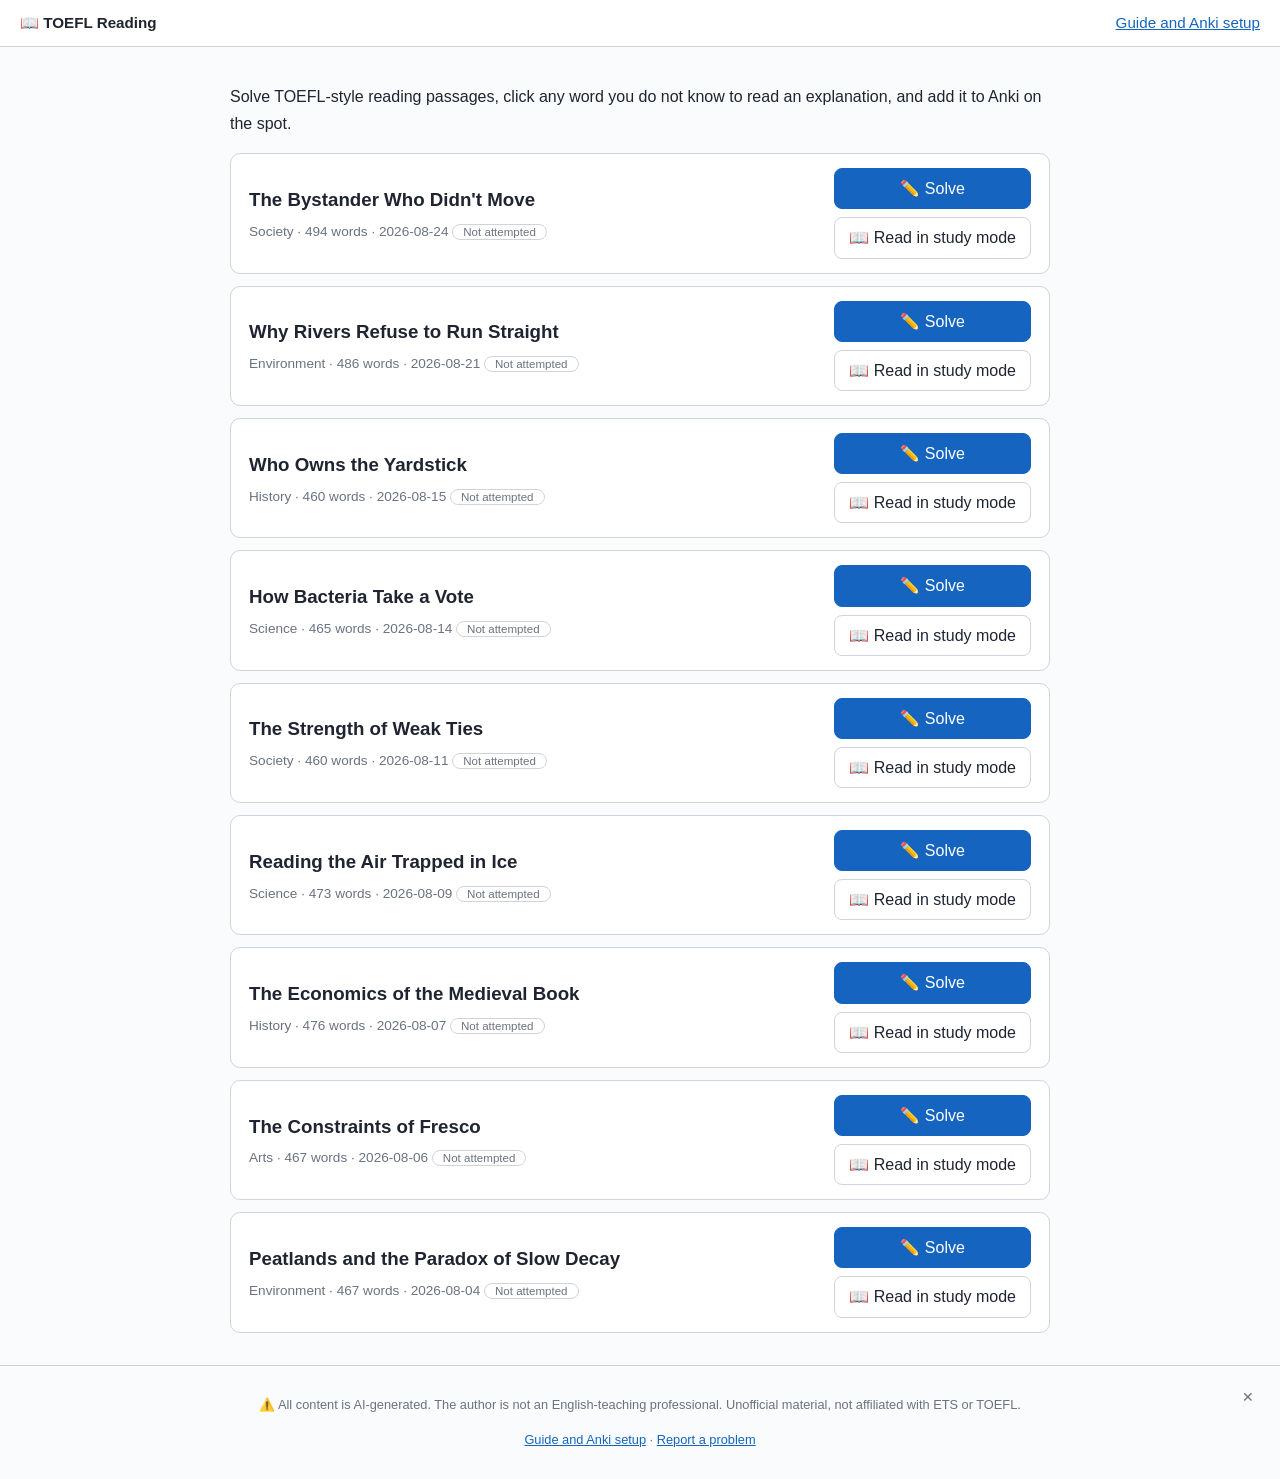
<file: docs/index.html>
<!DOCTYPE html>
<html lang="en">
<head>
  <meta charset="utf-8">
  <meta name="viewport" content="width=device-width, initial-scale=1">
  <title>TOEFL Reading — read, look up, send to Anki</title>
  <link rel="stylesheet" href="css/style.css">
</head>
<body>
  <header class="site-header">
    <a class="brand" href="index.html">📖 TOEFL Reading</a>
    <a href="guide.html">Guide and Anki setup</a>
  </header>
  <main class="page">
    <p>Solve TOEFL-style reading passages, click any word you do not know to read an explanation, and add it to Anki on the spot.</p>
    <div id="passage-list"><p class="hint">Loading…</p></div>
  </main>
  <footer class="site-footer">
    <p>⚠️ All content is AI-generated. The author is not an English-teaching professional. Unofficial material, not affiliated with ETS or TOEFL.</p>
    <p><a href="guide.html">Guide and Anki setup</a> · <a href="guide.html#report">Report a problem</a></p>
  </footer>
  <script src="js/escape.js"></script>
  <script src="js/textmatch.js"></script>
  <script src="js/footer.js"></script>
  <script src="js/store.web.js"></script>
  <script>window.READER_URL = "reader.html";</script>
  <script src="js/app.js"></script>
</body>
</html>
</file>
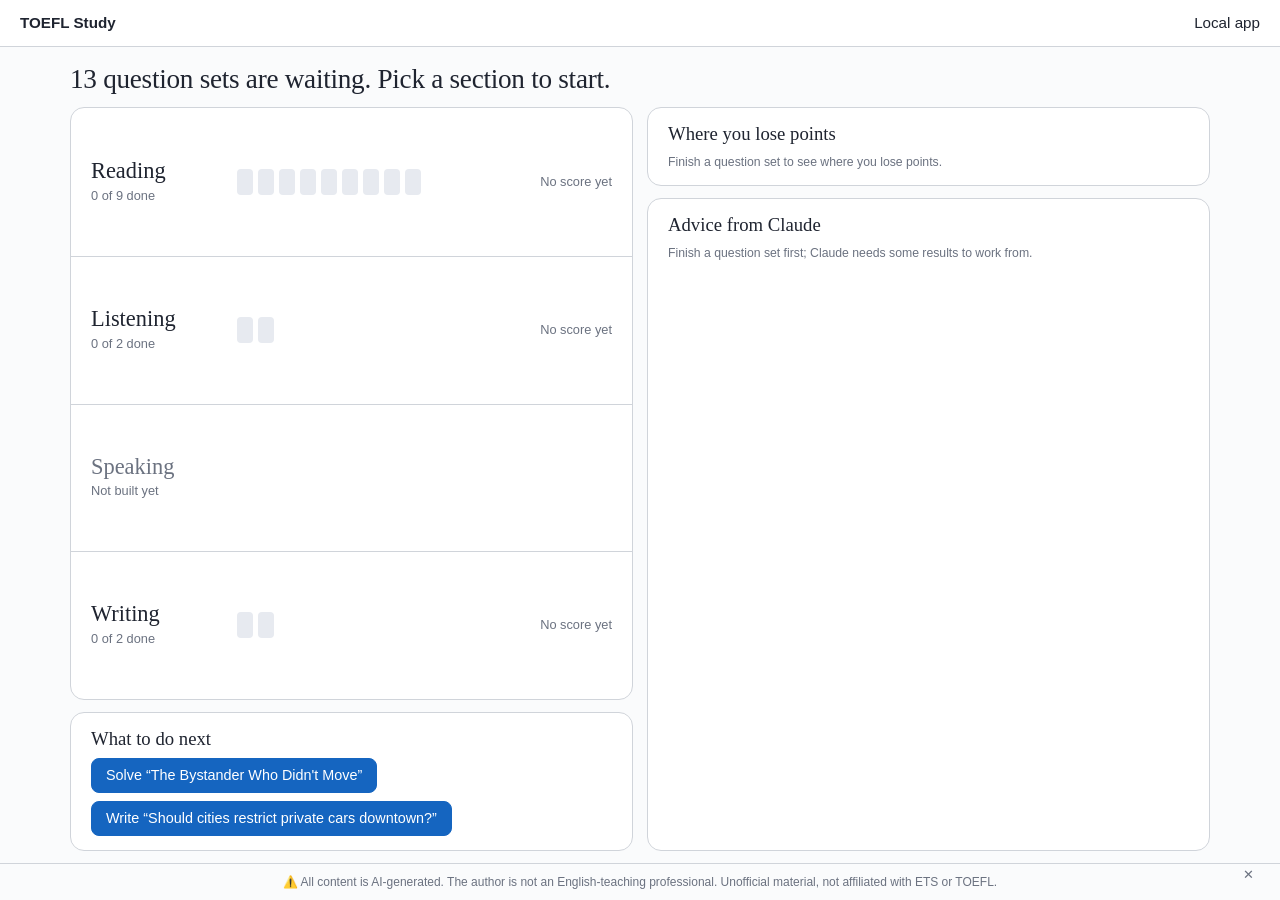
<file: app/ui/index.html>
<!DOCTYPE html>
<html lang="en">
<head>
  <meta charset="utf-8">
  <title>TOEFL Study</title>
  <link rel="stylesheet" href="../../docs/css/style.css">
</head>
<body class="dashboard-page">
  <header class="site-header">
    <a class="brand" href="index.html">TOEFL Study</a>
    <span>Local app</span>
  </header>
  <main class="page dashboard">
    <h1 id="dash-headline" class="dash-headline">Loading…</h1>
    <div class="dash-column">
      <div id="skill-rows" class="sheet"></div>
      <section id="analysis-next" class="panel"></section>
    </div>
    <div class="dash-column">
      <section id="analysis-breakdown" class="panel"></section>
      <section id="ai-advice" class="panel fill"></section>
    </div>
  </main>
  <footer class="site-footer">
    <p>⚠️ All content is AI-generated. The author is not an English-teaching professional. Unofficial material, not affiliated with ETS or TOEFL.</p>
  </footer>
  <script src="../../docs/js/escape.js"></script>
  <script src="../../docs/js/footer.js"></script>
  <script src="js/native-ipc-shim.js"></script>
  <script src="js/store.native.js"></script>
  <script src="js/listening.native.js"></script>
  <script src="js/essays.native.js"></script>
  <script>window.DATA_BASE = "../../docs/";</script>
  <script src="js/advisor.native.js"></script>
  <script src="js/records.js"></script>
  <script src="js/analysis.js"></script>
  <script src="js/dashboard.js"></script>
</body>
</html>
</file>
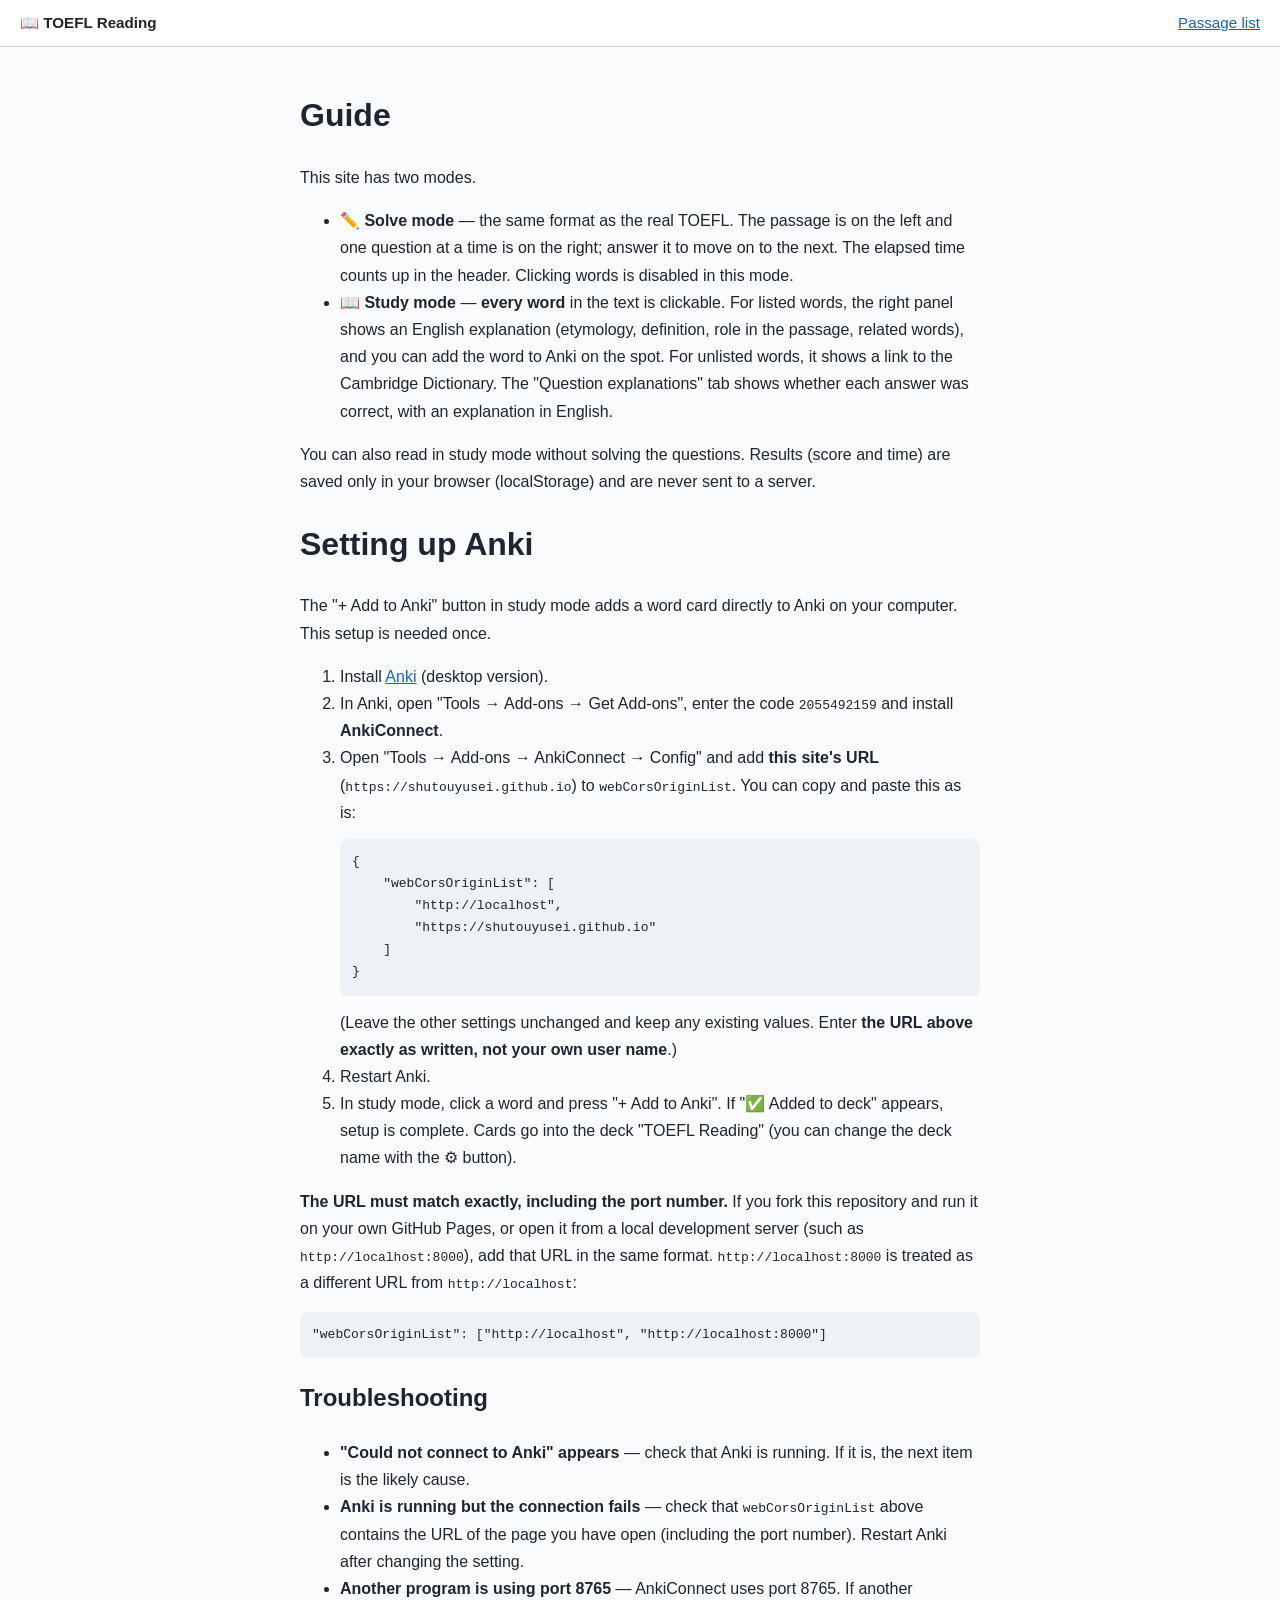
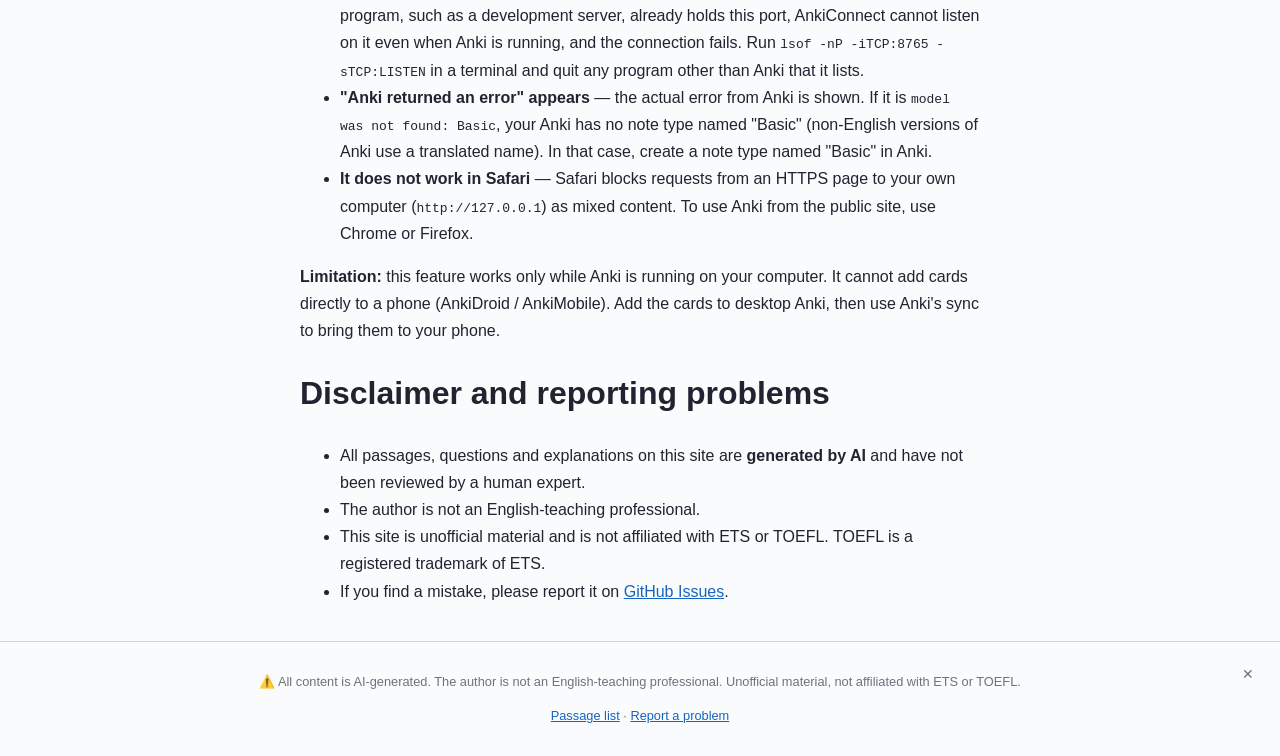
<file: docs/guide.html>
<!DOCTYPE html>
<html lang="en">
<head>
  <meta charset="utf-8">
  <meta name="viewport" content="width=device-width, initial-scale=1">
  <title>Guide and Anki setup — TOEFL Reading</title>
  <link rel="stylesheet" href="css/style.css">
</head>
<body>
  <header class="site-header">
    <a class="brand" href="index.html">📖 TOEFL Reading</a>
    <a href="index.html">Passage list</a>
  </header>
  <main class="prose">
    <h1>Guide</h1>
    <p>This site has two modes.</p>
    <ul>
      <li><b>✏️ Solve mode</b> — the same format as the real TOEFL. The passage is on the left and one question at a time is on the right; answer it to move on to the next. The elapsed time counts up in the header. Clicking words is disabled in this mode.</li>
      <li><b>📖 Study mode</b> — <b>every word</b> in the text is clickable. For listed words, the right panel shows an English explanation (etymology, definition, role in the passage, related words), and you can add the word to Anki on the spot. For unlisted words, it shows a link to the Cambridge Dictionary. The "Question explanations" tab shows whether each answer was correct, with an explanation in English.</li>
    </ul>
    <p>You can also read in study mode without solving the questions. Results (score and time) are saved only in your browser (localStorage) and are never sent to a server.</p>

    <h1 id="anki">Setting up Anki</h1>
    <p>The "+ Add to Anki" button in study mode adds a word card directly to Anki on your computer. This setup is needed once.</p>
    <ol>
      <li>Install <a href="https://apps.ankiweb.net/" target="_blank" rel="noopener">Anki</a> (desktop version).</li>
      <li>In Anki, open "Tools → Add-ons → Get Add-ons", enter the code <code>2055492159</code> and install <b>AnkiConnect</b>.</li>
      <li>Open "Tools → Add-ons → AnkiConnect → Config" and add <b>this site's URL</b> (<code>https://shutouyusei.github.io</code>) to <code>webCorsOriginList</code>. You can copy and paste this as is:
<pre>{
    "webCorsOriginList": [
        "http://localhost",
        "https://shutouyusei.github.io"
    ]
}</pre>
      (Leave the other settings unchanged and keep any existing values. Enter <b>the URL above exactly as written, not your own user name</b>.)</li>
      <li>Restart Anki.</li>
      <li>In study mode, click a word and press "+ Add to Anki". If "✅ Added to deck" appears, setup is complete. Cards go into the deck "TOEFL Reading" (you can change the deck name with the ⚙ button).</li>
    </ol>
    <p><b>The URL must match exactly, including the port number.</b> If you fork this repository and run it on your own GitHub Pages, or open it from a local development server (such as <code>http://localhost:8000</code>), add that URL in the same format. <code>http://localhost:8000</code> is treated as a different URL from <code>http://localhost</code>:
<pre>"webCorsOriginList": ["http://localhost", "http://localhost:8000"]</pre></p>

    <h2>Troubleshooting</h2>
    <ul>
      <li><b>"Could not connect to Anki" appears</b> — check that Anki is running. If it is, the next item is the likely cause.</li>
      <li><b>Anki is running but the connection fails</b> — check that <code>webCorsOriginList</code> above contains the URL of the page you have open (including the port number). Restart Anki after changing the setting.</li>
      <li><b>Another program is using port 8765</b> — AnkiConnect uses port 8765. If another program, such as a development server, already holds this port, AnkiConnect cannot listen on it even when Anki is running, and the connection fails. Run <code>lsof -nP -iTCP:8765 -sTCP:LISTEN</code> in a terminal and quit any program other than Anki that it lists.</li>
      <li><b>"Anki returned an error" appears</b> — the actual error from Anki is shown. If it is <code>model was not found: Basic</code>, your Anki has no note type named "Basic" (non-English versions of Anki use a translated name). In that case, create a note type named "Basic" in Anki.</li>
      <li><b>It does not work in Safari</b> — Safari blocks requests from an HTTPS page to your own computer (<code>http://127.0.0.1</code>) as mixed content. To use Anki from the public site, use Chrome or Firefox.</li>
    </ul>

    <p><b>Limitation:</b> this feature works only while Anki is running on your computer. It cannot add cards directly to a phone (AnkiDroid / AnkiMobile). Add the cards to desktop Anki, then use Anki's sync to bring them to your phone.</p>

    <h1 id="report">Disclaimer and reporting problems</h1>
    <ul>
      <li>All passages, questions and explanations on this site are <b>generated by AI</b> and have not been reviewed by a human expert.</li>
      <li>The author is not an English-teaching professional.</li>
      <li>This site is unofficial material and is not affiliated with ETS or TOEFL. TOEFL is a registered trademark of ETS.</li>
      <li>If you find a mistake, please report it on <a href="https://github.com/shutouyusei/english_reading/issues" target="_blank" rel="noopener">GitHub Issues</a>.</li>
    </ul>
  </main>
  <footer class="site-footer">
    <p>⚠️ All content is AI-generated. The author is not an English-teaching professional. Unofficial material, not affiliated with ETS or TOEFL.</p>
    <p><a href="index.html">Passage list</a> · <a href="#report">Report a problem</a></p>
  </footer>
  <script src="js/footer.js"></script>
</body>
</html>
</file>
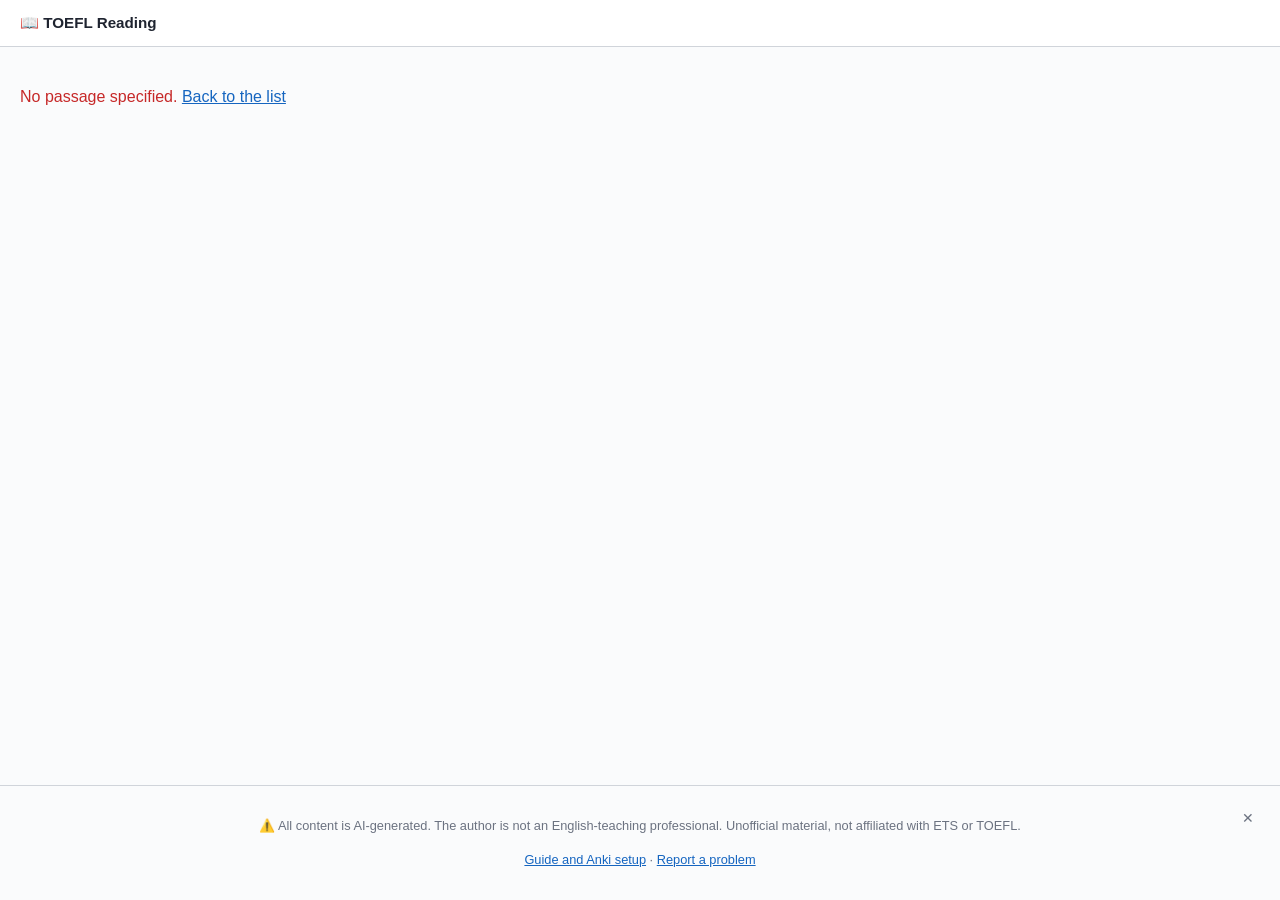
<file: docs/reader.html>
<!DOCTYPE html>
<html lang="en">
<head>
  <meta charset="utf-8">
  <meta name="viewport" content="width=device-width, initial-scale=1">
  <title>Reader — TOEFL Reading</title>
  <link rel="stylesheet" href="css/style.css">
</head>
<body class="reader-page">
  <header class="site-header">
    <a class="brand" href="index.html">📖 TOEFL Reading</a>
    <span id="header-title"></span>
    <span id="header-status"></span>
  </header>
  <main id="reader-main">
    <section id="passage-pane"></section>
    <section id="right-pane"></section>
  </main>
  <footer class="site-footer">
    <p>⚠️ All content is AI-generated. The author is not an English-teaching professional. Unofficial material, not affiliated with ETS or TOEFL.</p>
    <p><a href="guide.html">Guide and Anki setup</a> · <a href="guide.html#report">Report a problem</a></p>
  </footer>
  <div id="modal-root"></div>
  <script src="js/escape.js"></script>
  <script src="js/textmatch.js"></script>
  <script src="js/footer.js"></script>
  <script src="js/store.web.js"></script>
  <script>window.READER_URL = "reader.html";</script>
  <script src="js/anki.js"></script>
  <script src="js/vocab.js"></script>
  <script src="js/reader.js"></script>
</body>
</html>
</file>
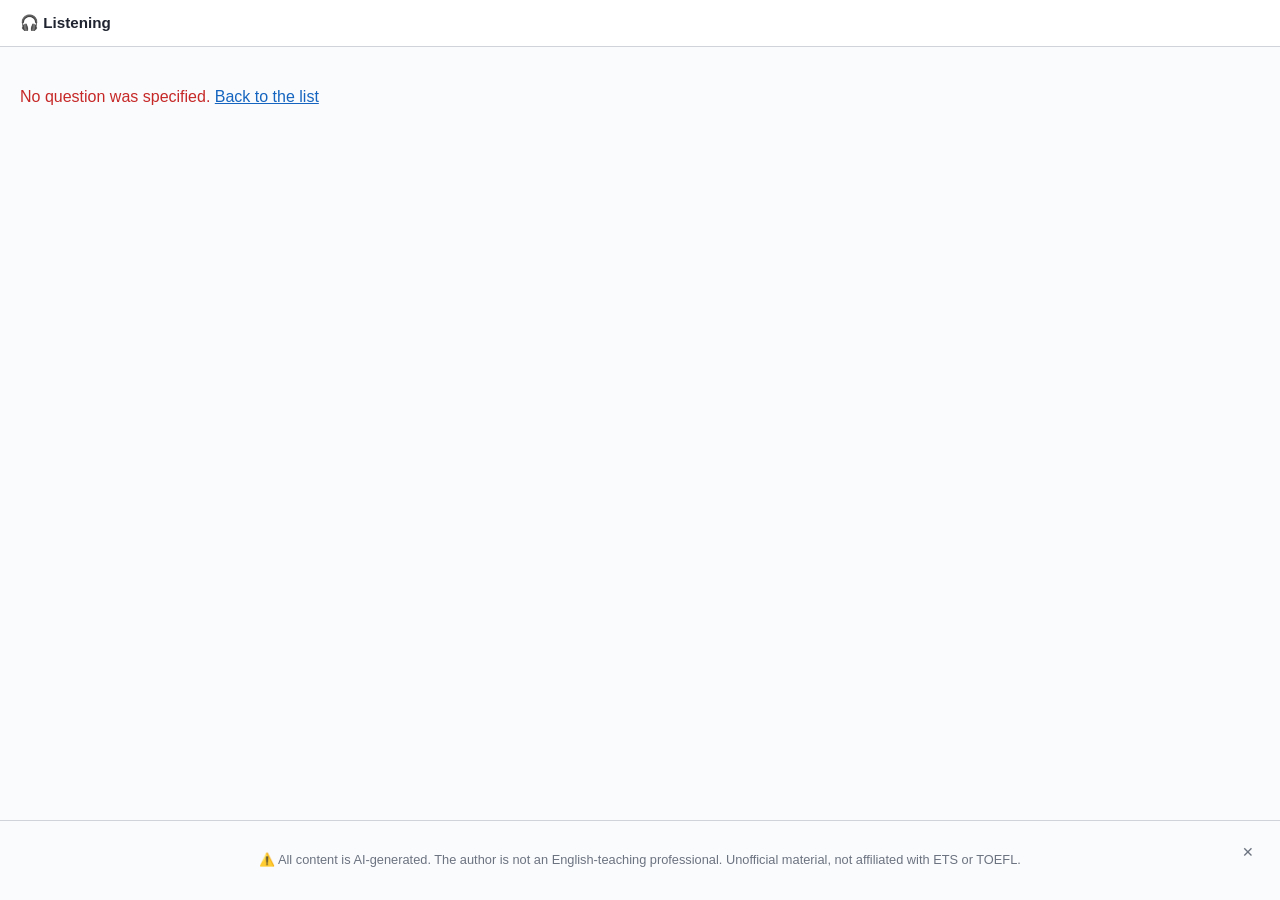
<file: app/ui/listening-player.html>
<!DOCTYPE html>
<html lang="en">
<head>
  <meta charset="utf-8">
  <title>Listening — TOEFL Study</title>
  <link rel="stylesheet" href="../../docs/css/style.css">
</head>
<body class="reader-page">
  <header class="site-header">
    <a class="brand" href="listening.html">🎧 Listening</a>
    <span id="header-title"></span>
    <span id="header-status"></span>
  </header>
  <main id="reader-main">
    <section id="passage-pane"></section>
    <section id="right-pane"></section>
  </main>
  <footer class="site-footer">
    <p>⚠️ All content is AI-generated. The author is not an English-teaching professional. Unofficial material, not affiliated with ETS or TOEFL.</p>
  </footer>
  <div id="modal-root"></div>
  <script src="../../docs/js/escape.js"></script>
  <script src="../../docs/js/textmatch.js"></script>
  <script src="../../docs/js/footer.js"></script>
  <script src="js/native-ipc-shim.js"></script>
  <script src="js/listening.native.js"></script>
  <script src="js/speech.native.js"></script>
  <script>window.DATA_BASE = "../../docs/";</script>
  <script src="js/anki.native.js"></script>
  <script src="../../docs/js/anki.js"></script>
  <script src="../../docs/js/vocab.js"></script>
  <script src="js/listening-player.js"></script>
</body>
</html>
</file>
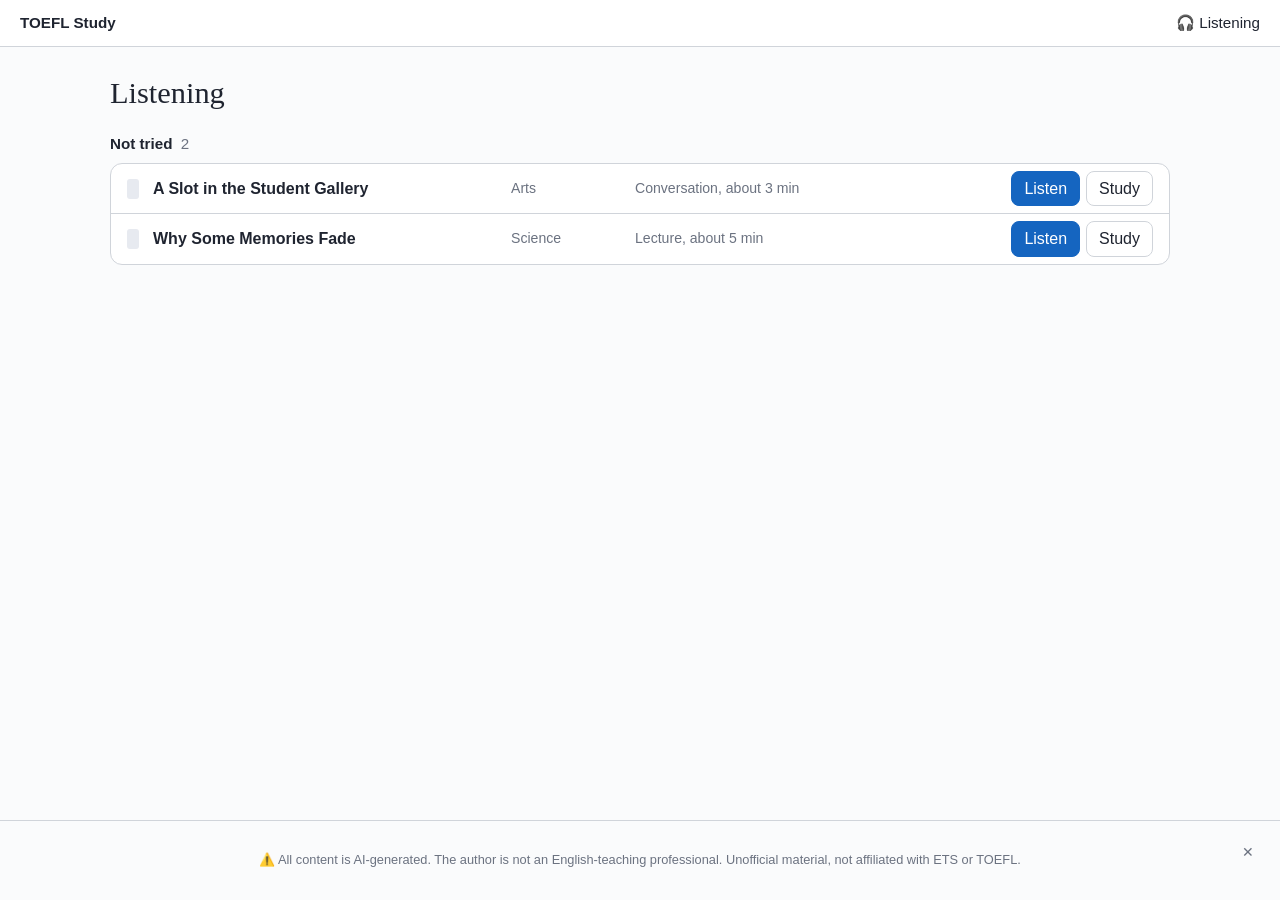
<file: app/ui/listening.html>
<!DOCTYPE html>
<html lang="en">
<head>
  <meta charset="utf-8">
  <title>Listening — TOEFL Study</title>
  <link rel="stylesheet" href="../../docs/css/style.css">
</head>
<body class="skill-listening">
  <header class="site-header">
    <a class="brand" href="index.html">TOEFL Study</a>
    <span>🎧 Listening</span>
  </header>
  <main class="page wide">
    <h1 class="list-title">Listening</h1>
    <div id="problem-list"><p class="hint">Loading…</p></div>
  </main>
  <footer class="site-footer">
    <p>⚠️ All content is AI-generated. The author is not an English-teaching professional. Unofficial material, not affiliated with ETS or TOEFL.</p>
  </footer>
  <script src="../../docs/js/escape.js"></script>
  <script src="../../docs/js/footer.js"></script>
  <script src="js/native-ipc-shim.js"></script>
  <script src="js/listening.native.js"></script>
  <script>window.DATA_BASE = "../../docs/";</script>
  <script src="js/records.js"></script>
  <script src="js/problem-list.js"></script>
  <script src="js/listening-list.js"></script>
</body>
</html>
</file>
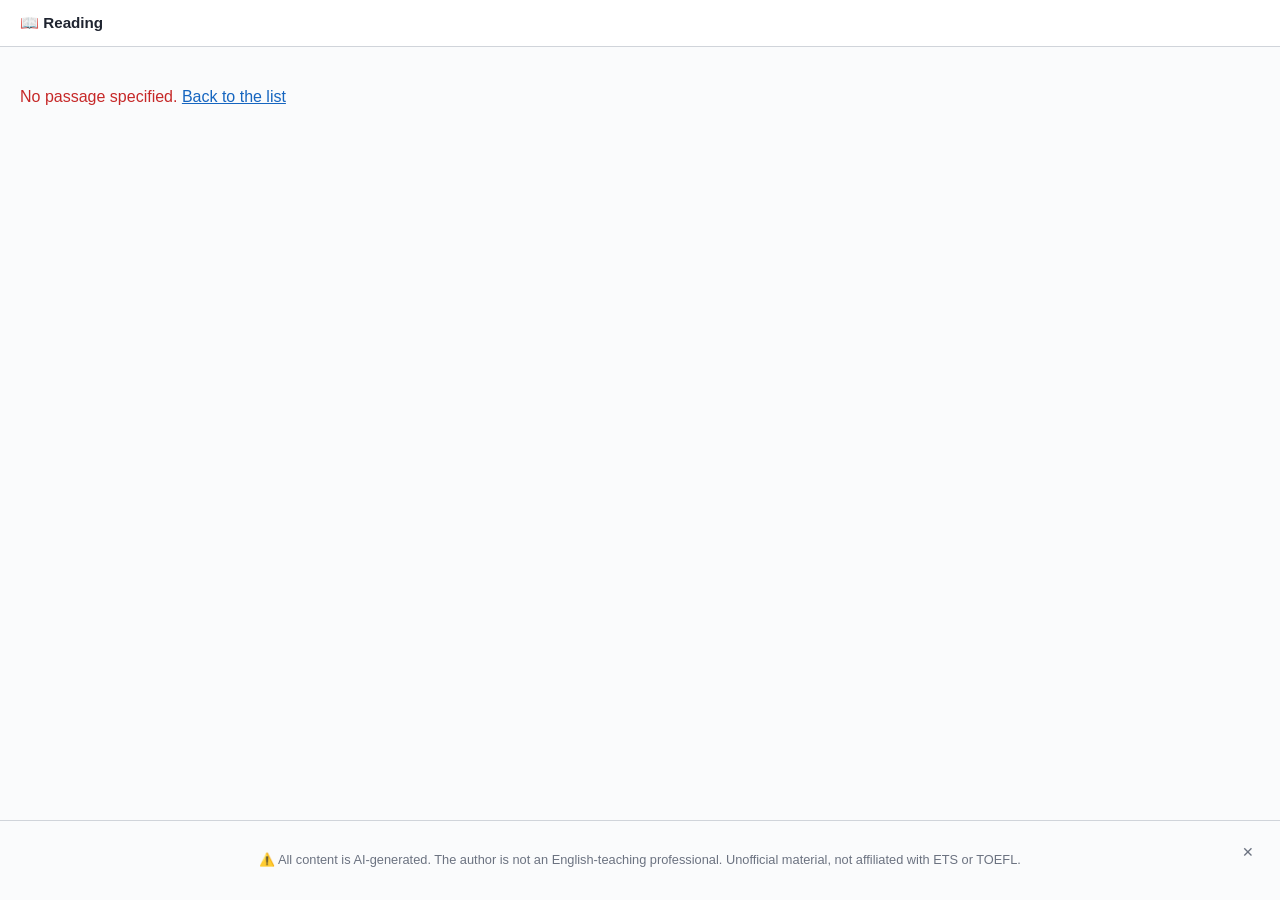
<file: app/ui/reader.html>
<!DOCTYPE html>
<html lang="en">
<head>
  <meta charset="utf-8">
  <title>Reader — TOEFL Study</title>
  <link rel="stylesheet" href="../../docs/css/style.css">
</head>
<body class="reader-page">
  <header class="site-header">
    <a class="brand" href="reading.html">📖 Reading</a>
    <span id="header-title"></span>
    <span id="header-status"></span>
  </header>
  <main id="reader-main">
    <section id="passage-pane"></section>
    <section id="right-pane"></section>
  </main>
  <footer class="site-footer">
    <p>⚠️ All content is AI-generated. The author is not an English-teaching professional. Unofficial material, not affiliated with ETS or TOEFL.</p>
  </footer>
  <div id="modal-root"></div>
  <script src="../../docs/js/escape.js"></script>
  <script src="../../docs/js/textmatch.js"></script>
  <script src="../../docs/js/footer.js"></script>
  <script src="js/native-ipc-shim.js"></script>
  <script src="js/store.native.js"></script>
  <script>
    window.READER_URL = "reader.html";
    window.DATA_BASE = "../../docs/";
  </script>
  <script src="js/anki.native.js"></script>
  <script src="../../docs/js/anki.js"></script>
  <script src="../../docs/js/vocab.js"></script>
  <script src="../../docs/js/reader.js"></script>
</body>
</html>
</file>
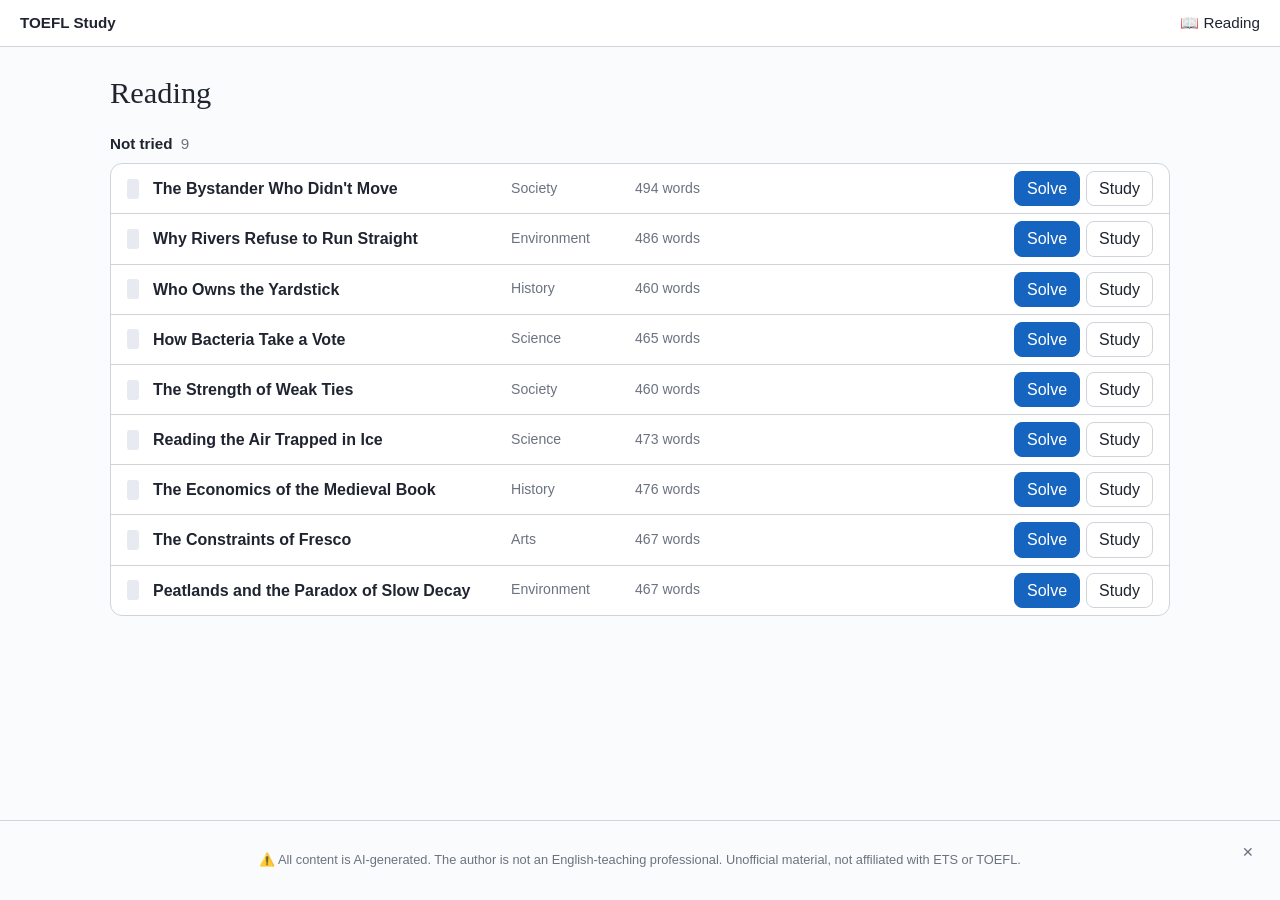
<file: app/ui/reading.html>
<!DOCTYPE html>
<html lang="en">
<head>
  <meta charset="utf-8">
  <title>Reading — TOEFL Study</title>
  <link rel="stylesheet" href="../../docs/css/style.css">
</head>
<body class="skill-reading">
  <header class="site-header">
    <a class="brand" href="index.html">TOEFL Study</a>
    <span>📖 Reading</span>
  </header>
  <main class="page wide">
    <h1 class="list-title">Reading</h1>
    <div id="problem-list"><p class="hint">Loading…</p></div>
  </main>
  <footer class="site-footer">
    <p>⚠️ All content is AI-generated. The author is not an English-teaching professional. Unofficial material, not affiliated with ETS or TOEFL.</p>
  </footer>
  <script src="../../docs/js/escape.js"></script>
  <script src="../../docs/js/footer.js"></script>
  <script src="js/native-ipc-shim.js"></script>
  <script src="js/store.native.js"></script>
  <script>window.DATA_BASE = "../../docs/";</script>
  <script src="js/records.js"></script>
  <script src="js/problem-list.js"></script>
  <script src="js/reading-list.js"></script>
</body>
</html>
</file>
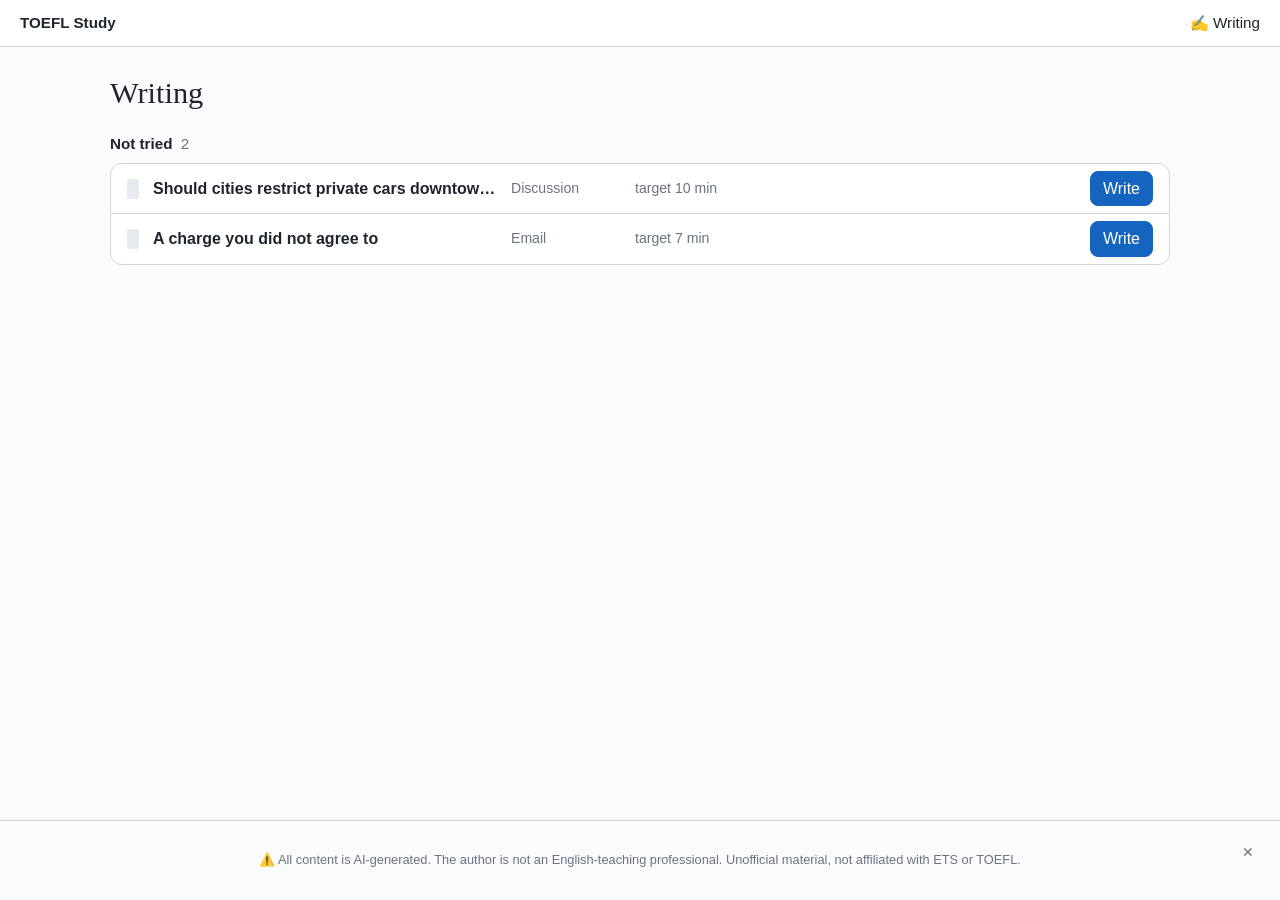
<file: app/ui/writing.html>
<!DOCTYPE html>
<html lang="en">
<head>
  <meta charset="utf-8">
  <title>Writing — TOEFL Study</title>
  <link rel="stylesheet" href="../../docs/css/style.css">
</head>
<body class="skill-writing">
  <header class="site-header">
    <a class="brand" href="index.html">TOEFL Study</a>
    <span>✍️ Writing</span>
  </header>
  <main class="page wide">
    <h1 class="list-title">Writing</h1>
    <div id="problem-list"><p class="hint">Loading…</p></div>
  </main>
  <footer class="site-footer">
    <p>⚠️ All content is AI-generated. The author is not an English-teaching professional. Unofficial material, not affiliated with ETS or TOEFL.</p>
  </footer>
  <script src="../../docs/js/escape.js"></script>
  <script src="../../docs/js/footer.js"></script>
  <script src="js/native-ipc-shim.js"></script>
  <script src="js/essays.native.js"></script>
  <script>window.DATA_BASE = "../../docs/";</script>
  <script src="js/records.js"></script>
  <script src="js/problem-list.js"></script>
  <script src="js/writing-list.js"></script>
</body>
</html>
</file>
<file: docs/css/style.css>
:root {
  --accent: #1565c0;
  --accent-green: #2e7d32;
  --danger: #c62828;
  --border: #d0d4da;
  --bg: #fafbfc;
  --text: #1f2430;
  --muted: #6b7280;
}
* { box-sizing: border-box; }
body {
  margin: 0;
  font-family: -apple-system, BlinkMacSystemFont, "Hiragino Sans", "Noto Sans JP", sans-serif;
  color: var(--text);
  background: var(--bg);
  line-height: 1.7;
  /* Let the content area follow the actual header and footer heights (no fixed values) */
  display: flex;
  flex-direction: column;
  min-height: 100vh;
}
/* Only the reader page is fixed to the viewport height. min-height alone is not an upper
   bound: #reader-main grows to fit its content and the panes' overflow never kicks in. */
body.reader-page { height: 100vh; overflow: hidden; }
a { color: var(--accent); }

.site-header {
  display: flex; justify-content: space-between; align-items: center; gap: 12px;
  padding: 10px 20px; border-bottom: 1px solid var(--border); background: #fff;
  font-size: .95em;
}
.site-header .brand { font-weight: 700; color: var(--text); text-decoration: none; }
.site-footer {
  padding: 16px 20px; border-top: 1px solid var(--border);
  font-size: .8em; color: var(--muted); text-align: center;
}
/* Collapsing of the disclaimer footer (built by js/footer.js) */
.footer-full { position: relative; }
.footer-toggle {
  position: absolute; top: -6px; right: 0;
  border: none; background: none; color: var(--muted);
  padding: 2px 6px; font-size: 1.1em; line-height: 1; cursor: pointer;
}
.footer-toggle:hover { color: var(--text); }
.footer-mini { margin: 0; }
.footer-expand {
  border: none; background: none; padding: 0;
  font: inherit; color: inherit; cursor: pointer;
  text-decoration: underline dotted;
}
.footer-expand:hover { color: var(--text); }
.site-footer.collapsed .footer-full { display: none; }
.site-footer:not(.collapsed) .footer-mini { display: none; }

/* List and guide pages */
.page { max-width: 860px; margin: 0 auto; padding: 20px; flex: 1; width: 100%; }
.prose { max-width: 720px; margin: 0 auto; padding: 20px; flex: 1; width: 100%; }
.prose pre { background: #eef1f5; padding: 12px; border-radius: 8px; overflow-x: auto; }
.card {
  display: flex; justify-content: space-between; align-items: center; gap: 16px;
  background: #fff; border: 1px solid var(--border); border-radius: 10px;
  padding: 14px 18px; margin-bottom: 12px;
}
.card h3 { margin: 0 0 4px; }
.card .meta { margin: 0; font-size: .85em; color: var(--muted); }
.card-actions { display: flex; flex-direction: column; gap: 8px; flex-shrink: 0; }
.badge { border: 1px solid var(--border); border-radius: 12px; padding: 1px 10px; font-size: .85em; }
.badge.done { border-color: var(--accent-green); color: var(--accent-green); }

.button, button {
  font: inherit; padding: 6px 14px; border-radius: 8px; border: 1px solid var(--border);
  background: #fff; color: var(--text); cursor: pointer;
  text-decoration: none; text-align: center; display: inline-block;
}
.button.primary, button.primary { background: var(--accent); border-color: var(--accent); color: #fff; }
button.anki { background: var(--accent-green); border-color: var(--accent-green); color: #fff; }
button:disabled { opacity: .4; cursor: not-allowed; }

/* Reader: left/right split */
#reader-main { display: flex; flex: 1; min-height: 0; }
#passage-pane, #prompt-pane {
  flex: 1.2; padding: 18px 24px; border-right: 1px solid var(--border);
  overflow-y: auto; background: #fff; min-height: 0;
}
#right-pane { flex: 1; overflow-y: auto; min-height: 0; }
mark { background: rgba(21, 101, 192, .25); padding: 0 2px; }

/* Solve mode */
.question-card { padding: 18px 20px; }
.choices { display: flex; flex-direction: column; gap: 8px; margin: 12px 0; }
.choice { text-align: left; }
.choice.selected { border-color: var(--accent); background: rgba(21, 101, 192, .08); }
.nav-row { display: flex; justify-content: space-between; margin-top: 16px; }
.result-card { padding: 30px 20px; text-align: center; }
.result-card .score { font-size: 1.8em; font-weight: 700; margin: 0 0 8px; }

/* Study mode */
.w { cursor: pointer; }
.w:hover { text-decoration: underline; }
.w.vocab-word { border-bottom: 1px dotted rgba(46, 125, 50, .75); }
/* Speaker names in a script. Telling them apart from the text is enough: color only. */
.speaker { color: var(--muted); }
.w.active { outline: 2px solid var(--accent-green); background: rgba(46, 125, 50, .3); }
.tabs { display: flex; border-bottom: 1px solid var(--border); }
.tab { flex: 1; border: none; border-radius: 0; background: none; padding: 10px; color: var(--muted); }
.tab.on { font-weight: 700; color: var(--text); border-bottom: 2px solid var(--accent-green); }
#panel-body { padding: 14px 18px; font-size: .95em; }
#panel-body p { margin: 2px 0 6px; }
.label {
  font-size: .72em; text-transform: uppercase; letter-spacing: .05em;
  color: var(--muted); margin-top: 10px;
}
.word { margin: 0 0 6px; font-size: 1.2em; }

/* Listening playback screen. There is no body text, so center it. */
.audio-stage { padding: 40px 20px; text-align: center; }
.audio-stage audio { display: none; }

/* Audio bar in review mode. Pinned above the script so it stays reachable while scrolling. */
.review-audio {
  position: sticky; top: 0; z-index: 1;
  background: #fff; border-bottom: 1px solid var(--border);
  padding: 8px 0; margin-bottom: 8px;
}
.review-audio audio { width: 100%; }

.btn-row { display: flex; gap: 8px; align-items: center; margin-top: 12px; }
.hint { color: var(--muted); font-size: .85em; }
.error { color: var(--danger); padding: 20px; }
.quiz-review { border: 1px solid var(--border); border-radius: 8px; padding: 10px 12px; margin-bottom: 10px; }
.quiz-review.ok { border-left: 3px solid var(--accent-green); }
.quiz-review.ng { border-left: 3px solid var(--danger); }
.explanation { color: var(--muted); font-size: .9em; }

.modal-backdrop {
  position: fixed; inset: 0; background: rgba(0, 0, 0, .4);
  display: flex; align-items: center; justify-content: center;
}
.modal { background: #fff; border-radius: 10px; padding: 20px 24px; min-width: 280px; }
.modal input {
  font: inherit; padding: 6px 8px; border: 1px solid var(--border);
  border-radius: 6px; width: 100%;
}

@media (max-width: 800px) {
  /* When stacked vertically, scroll the whole page instead of each pane separately */
  body.reader-page { height: auto; overflow: visible; }
  #reader-main { flex-direction: column; flex: none; }
  #passage-pane, #prompt-pane, #right-pane { overflow-y: visible; }
  #passage-pane, #prompt-pane { border-right: none; border-bottom: 1px solid var(--border); }
  .card { flex-direction: column; align-items: stretch; }
}

/* --- Writing --- */
#prompt-pane .post {
  background: #f7f7f5;
  border-left: 3px solid #ccc;
  padding: 12px 16px;
  margin: 12px 0;
}
#prompt-pane .post-professor { border-left-color: #2e7d32; }
#prompt-pane .post-name { font-weight: 600; margin: 0 0 4px; }
.attempts { list-style: none; margin: -6px 0 12px; padding: 0 18px; }
.attempts li { margin: 2px 0; }
#essay-input {
  width: 100%;
  min-height: 320px;
  font: inherit;
  line-height: 1.7;
  padding: 12px;
  border: 1px solid #ccc;
  border-radius: 4px;
  resize: vertical;
}
#timer.over { color: #c62828; font-weight: 600; }
.pane-header {
  display: flex;
  justify-content: space-between;
  align-items: baseline;
}
.grading { padding: 40px 0; text-align: center; }
.criterion { margin: 12px 0; }
.criterion-name { margin: 0 0 2px; }
.correction {
  border-left: 3px solid #e0a800;
  padding: 8px 14px;
  margin: 12px 0;
}
.correction .original { color: #777; text-decoration: line-through; margin: 0; }
.correction .revised { margin: 4px 0; }
.essay-text {
  white-space: pre-wrap;
  background: #f7f7f5;
  padding: 12px;
  border-radius: 4px;
  font: inherit;
  line-height: 1.7;
}

/* Dashboard (app home). Everything fits one window: the page itself never scrolls, and
   a panel scrolls inside itself only when the window is too small for its content.
   Each skill has its own colour, used only for its blocks. */
body.dashboard-page { height: 100vh; overflow: hidden; }
.page.dashboard {
  max-width: 1180px; min-height: 0; padding: 10px 20px 12px;
  display: grid; gap: 12px 14px;
  grid-template-columns: minmax(0, 1fr) minmax(0, 1fr);
  grid-template-rows: auto minmax(0, 1fr);
}
/* Two independent columns, so a tall panel on one side does not stretch the other. */
.dash-column { display: flex; flex-direction: column; gap: 12px; min-height: 0; }
.dash-column > .sheet, .dash-column > .panel.fill { flex: 1 1 0; }
.dash-column > .panel { flex: 0 0 auto; }
body.dashboard-page .site-footer { padding: 4px 20px; font-size: .75em; }
body.dashboard-page .site-footer p { margin: 4px 0; }
.dash-headline {
  grid-column: 1 / -1;
  font-family: "Iowan Old Style", "Palatino Linotype", Palatino, Georgia, serif;
  font-size: 1.7em; font-weight: 500; line-height: 1.2; letter-spacing: -.01em;
  margin: 6px 0 0;
}
.sheet, .panel {
  background: #fff; border: 1px solid var(--border); border-radius: 14px;
  min-height: 0; overflow: auto;
}
.sheet { display: grid; grid-auto-rows: 1fr; }
.skill-row {
  display: grid; grid-template-columns: 130px 1fr auto; align-items: center; gap: 6px 16px;
  padding: 10px 20px; color: inherit; text-decoration: none;
  border-top: 1px solid var(--border);
}
.skill-row:first-child { border-top: none; }
a.skill-row:hover { background: #f3f6fc; }
a.skill-row:focus-visible { outline: 3px solid var(--accent); outline-offset: -3px; }
.skill-reading { --skill: #1f4fbf; }
.skill-listening { --skill: #0b8577; }
.skill-speaking { --skill: #b0711a; }
.skill-writing { --skill: #7a3fb8; }
.skill-name {
  font-family: "Iowan Old Style", "Palatino Linotype", Palatino, Georgia, serif;
  font-size: 1.4em; font-weight: 500; line-height: 1.2; margin: 0;
}
.skill-note { margin: 0; font-size: .8em; color: var(--muted); }
.skill-note.error { color: var(--danger); }
.skill-row.unavailable .skill-name { color: var(--muted); }
.blocks { display: flex; flex-wrap: wrap; gap: 5px; }
.block { width: 16px; height: 26px; border-radius: 4px; background: #e7eaf0; }
.block.done { background: var(--skill); }
.block.pending { background: none; border: 2px solid var(--skill); }
.skill-figure {
  font-family: "Iowan Old Style", "Palatino Linotype", Palatino, Georgia, serif;
  font-size: 1.6em; line-height: 1; font-variant-numeric: tabular-nums;
  margin: 0; text-align: right;
}
.skill-figure small {
  display: block; margin-top: 4px; font-size: .45em; color: var(--muted);
  font-family: -apple-system, BlinkMacSystemFont, sans-serif;
}
.skill-figure.empty { font-family: inherit; font-size: .8em; color: var(--muted); }

.panel { padding: 12px 20px 14px; font-size: .9em; line-height: 1.45; }
.panel h2 {
  font-family: "Iowan Old Style", "Palatino Linotype", Palatino, Georgia, serif;
  font-size: 1.3em; font-weight: 500; margin: 0 0 6px;
}
.panel h3 { font-size: .9em; font-weight: 600; margin: 6px 0 1px; }
.panel p { margin: 0 0 6px; }
.panel .hint { margin: 6px 0 0; }
.panel-heading { display: flex; justify-content: space-between; align-items: center; gap: 12px; margin-bottom: 6px; }
.panel-heading h2 { margin: 0; }
.breakdown { list-style: none; margin: 0; padding: 0; }
.breakdown li { display: grid; grid-template-columns: 190px 1fr 96px; align-items: center; gap: 12px; line-height: 1.3; }
.breakdown-count { font-size: .85em; color: var(--muted); text-align: right; font-variant-numeric: tabular-nums; }
.bar { height: 8px; border-radius: 4px; background: #e7eaf0; overflow: hidden; }
.bar > span { display: block; height: 100%; border-radius: 4px; background: var(--accent); }
.advice { margin: 0 0 6px; padding-left: 18px; }
.advice li { margin: 1px 0; }
.next-sets { display: flex; flex-wrap: wrap; gap: 8px; }

/* Section pages (app): one line per problem, grouped by what there is to do. The block
   at the start of a line is the same mark the dashboard uses for that problem. */
.page.wide { max-width: 1100px; }
.list-title {
  font-family: "Iowan Old Style", "Palatino Linotype", Palatino, Georgia, serif;
  font-size: 1.9em; font-weight: 500; line-height: 1.2; margin: 8px 0 4px;
}
.problem-group { font-size: .95em; font-weight: 600; margin: 20px 0 6px; }
.problem-group span { color: var(--muted); font-weight: 400; margin-left: 4px; }
.problems {
  list-style: none; margin: 0; padding: 0;
  background: #fff; border: 1px solid var(--border); border-radius: 12px; overflow: hidden;
}
.problems > li { border-top: 1px solid var(--border); }
.problems > li:first-child { border-top: none; }
.problem-row {
  display: grid; align-items: center; gap: 14px; padding: 7px 16px;
  grid-template-columns: 12px minmax(0, 1fr) 110px 190px 150px 150px;
}
.problem-row .block { width: 12px; height: 20px; border-radius: 3px; }
.problem-title { font-weight: 600; overflow: hidden; text-overflow: ellipsis; white-space: nowrap; }
.problem-detail, .problem-result { font-size: .88em; color: var(--muted); }
.problem-result { color: var(--text); font-variant-numeric: tabular-nums; }
.problem-actions { display: flex; gap: 6px; justify-content: flex-end; }
.problem-actions .button { padding: 3px 12px; }
.problems .attempts { margin: -4px 0 8px; padding: 0 16px 0 42px; }

/* A narrow window stacks the panels; there the page scrolls as usual. */
@media (max-width: 820px) {
  body.dashboard-page { height: auto; overflow: visible; }
  .page.dashboard { grid-template-columns: minmax(0, 1fr); grid-template-rows: none; }
  .dash-column > .sheet, .dash-column > .panel.fill { flex: 0 0 auto; }
}
</file>
